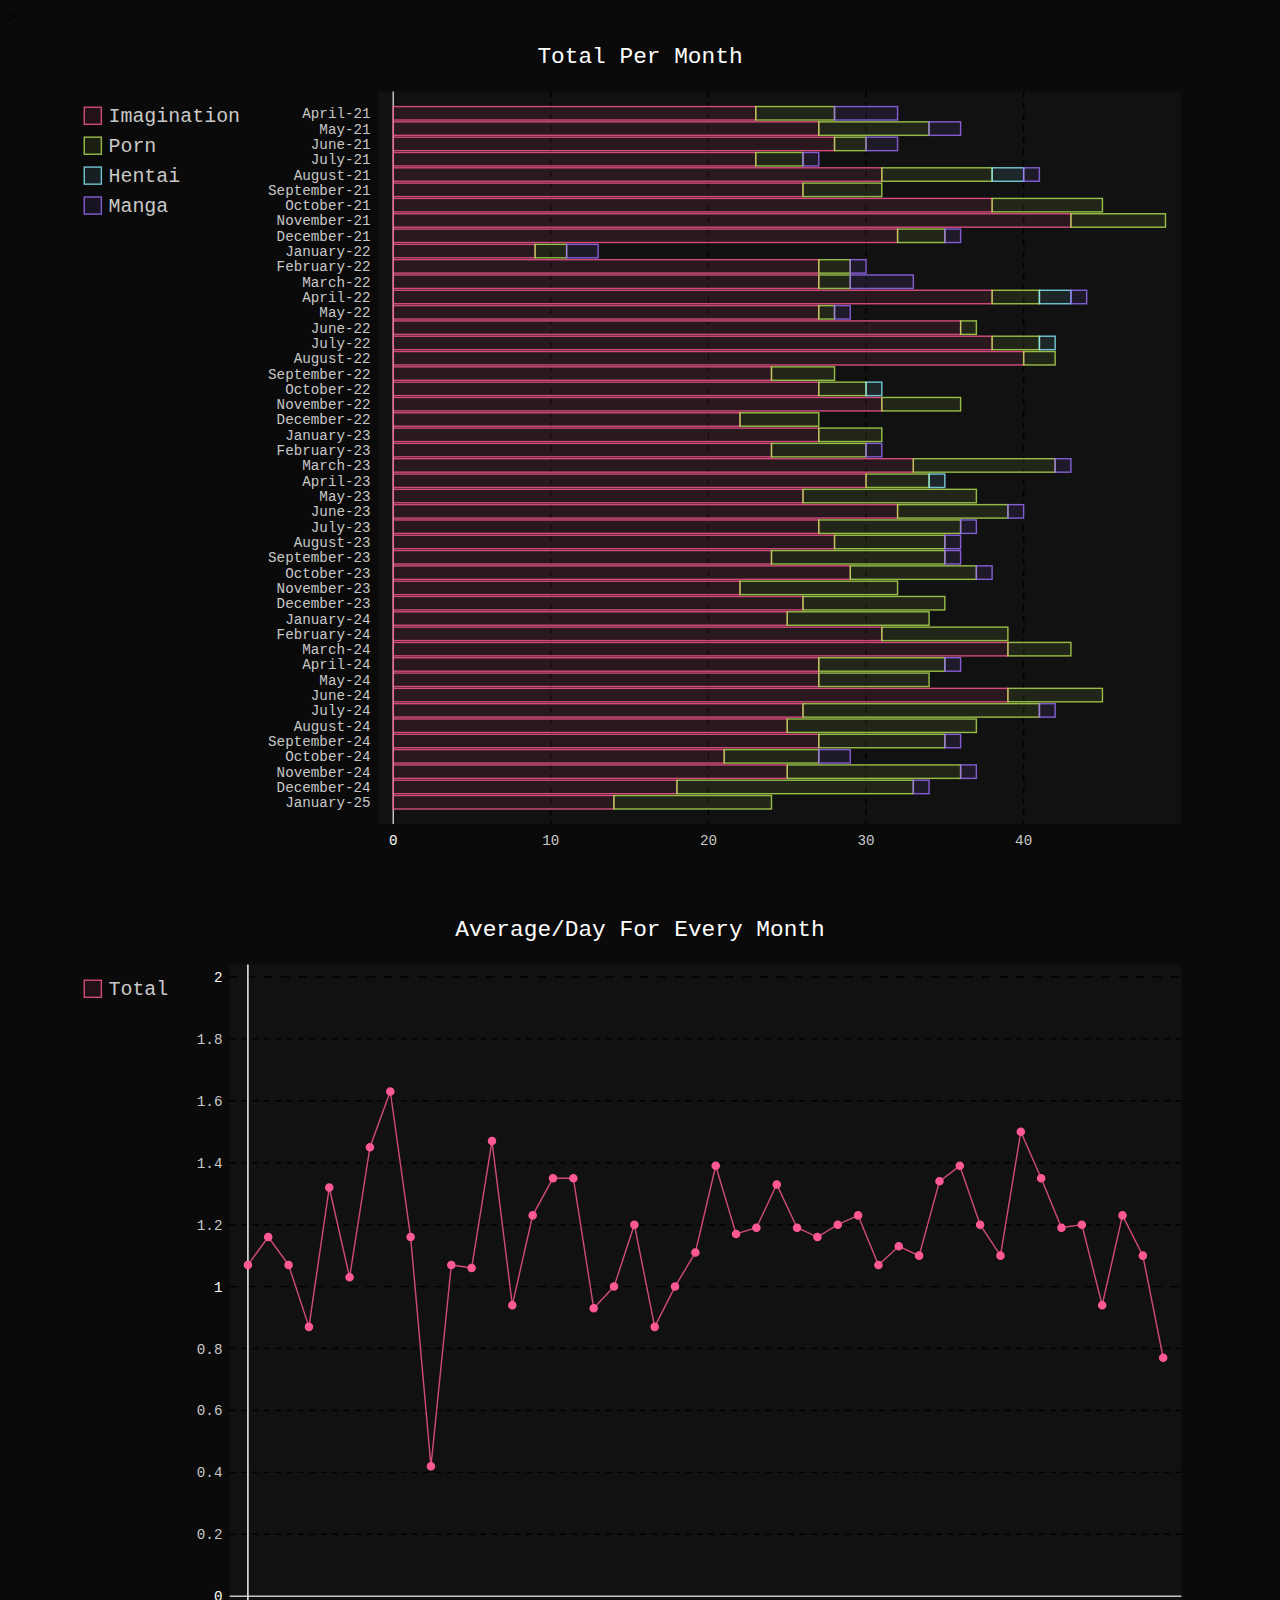
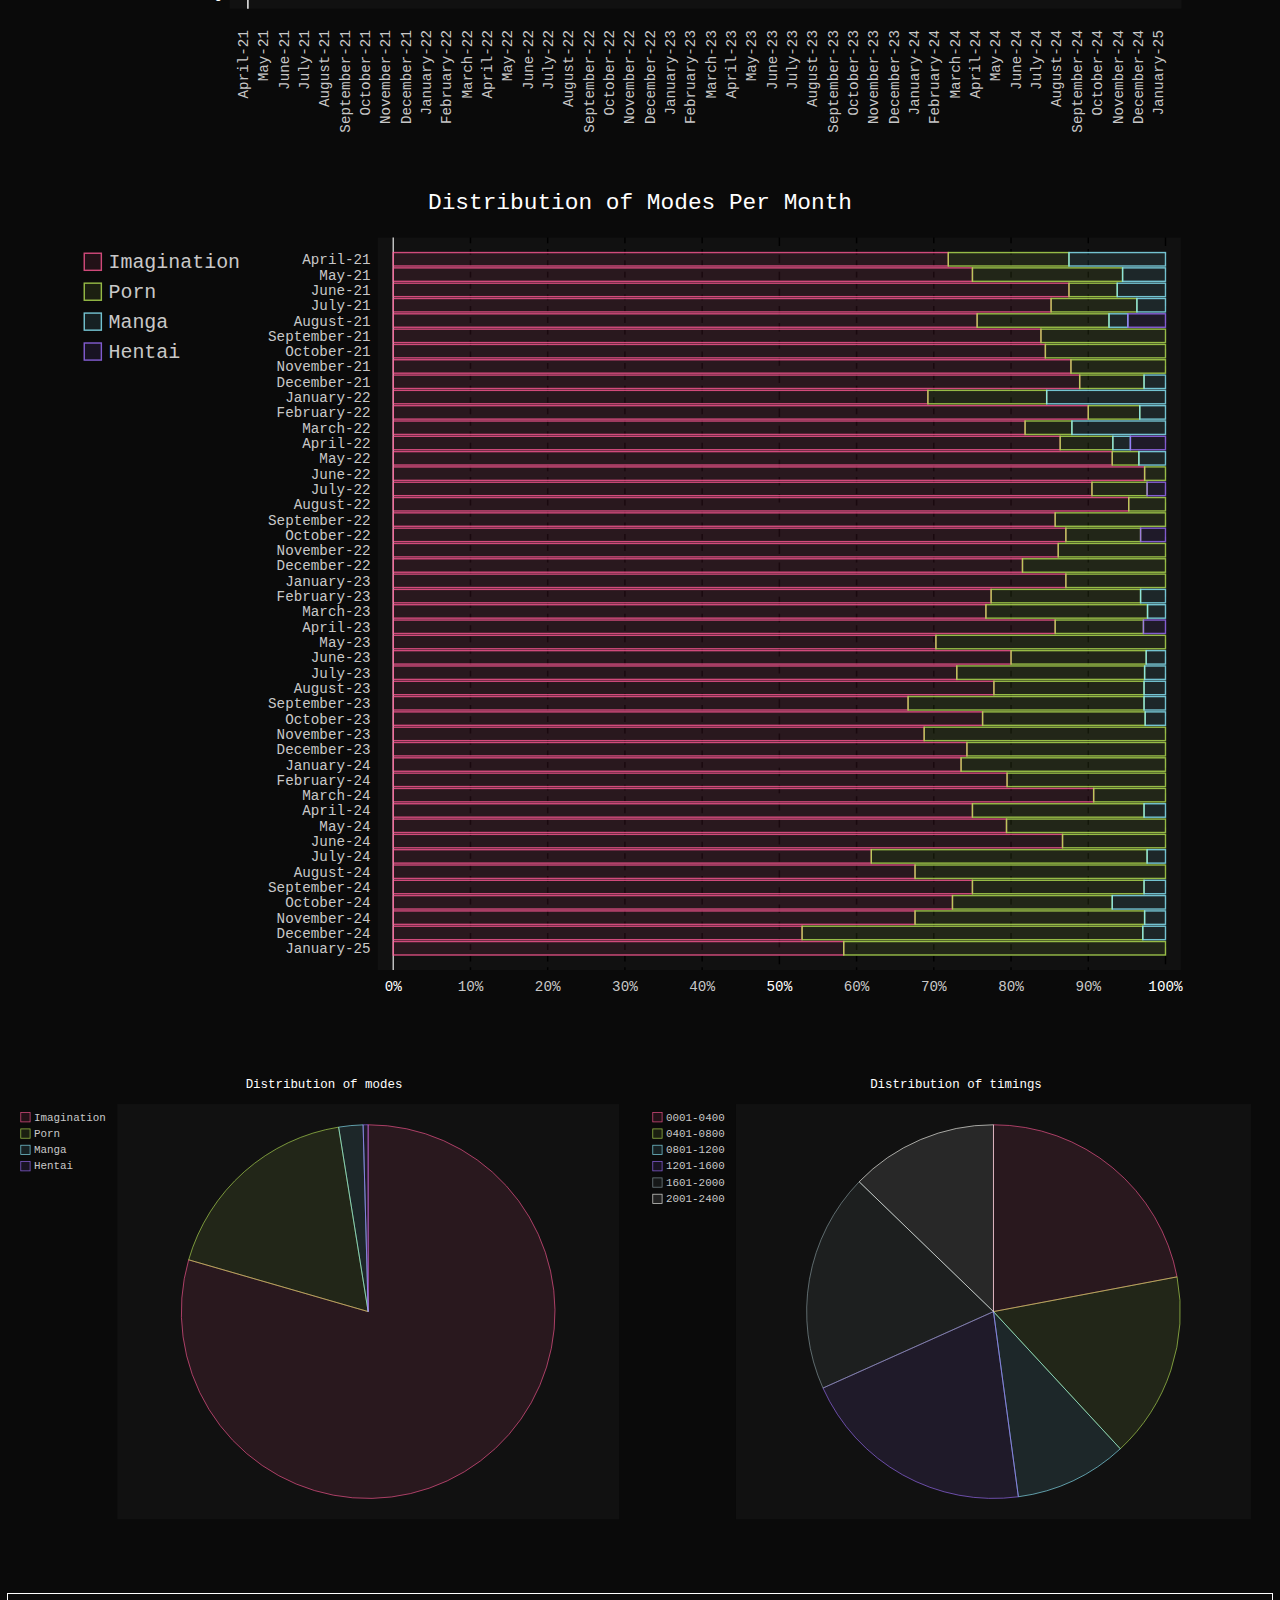
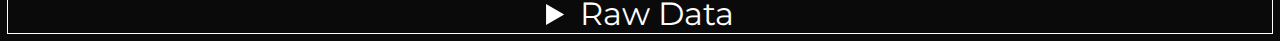
<file: docs/index.html>
<head>
    <meta name="viewport" content="width=device-width, initial-scale=1">
    <meta name="darkreader-lock">

    <script src="script.js" defer></script>

    <link href="style.css" rel="stylesheet">>
</head>


<body>
    <center>
        <object data="./data/total_per_month.svg" type="image/svg+xml" class="chart1"></object>
        <br><br>
        <object data="./data/average_per_month.svg" type="image/svg+xml" class="chart1"></object>
        <br><br>
        <object data="./data/modes_per_month.svg" type="image/svg+xml" class="chart1"></object>
    </center>

    <br><br>

    <div class="flexbox">
        <div class="flexitem">
            <object data="./data/modes_pie_chart.svg" type="image/svg+xml" class="chart2"></object>
        </div>
        <div class="flexitem">
            <object data="./data/timings_pie_chart.svg" type="image/svg+xml" class="chart2"></object>
        </div>
    </div>

    <br><br><br>

    <details>
        <summary>Raw Data</summary><br>
        <pre id="raw_data">ERROR</pre>
    </details>

</body>
</file>
<file: docs/style.css>
@import url('https://fonts.googleapis.com/css2?family=Inconsolata:wght@400&family=Montserrat:wght@400&display=swap');

html {background-color: rgb(10,10,10);}

.chart1 {
    width: 100vw;
    max-height: 95vh;
    max-width: 95vw;
}


.flexbox {
    display: flex;
    justify-content: center;
}
.flexitem {
    width: calc(50% - 10px); /* 10px is the margin between the two pie charts */
    margin: 5px;
}

summary {
    font-family: Montserrat;
    color: white;
    text-align: center;
    font-size: 2em;
    outline-style: solid;
    outline-width: 1px;
}

#raw_data {
    margin-left:  1%;
    margin-right: 1%;
    padding: 1%;
    color: white;
    background-color: rgb(20, 20, 20);
    /* font-family: Inconsolata; */
    font-family: monospace;
    border-radius: 5px;
    /* font-size: 0.8em; */
    text-align: left;
}


/* If its a mobile, then the pie charts are stacked on top of each other, and the font size of "Raw Data" is made a bit smaller */
@media only screen and (max-width: 768px) {
    .flexbox    {flex-direction: column;}
    .flexitem   {width: 100%;}
    summary     {font-size: 1.3em;}
}
</file>
